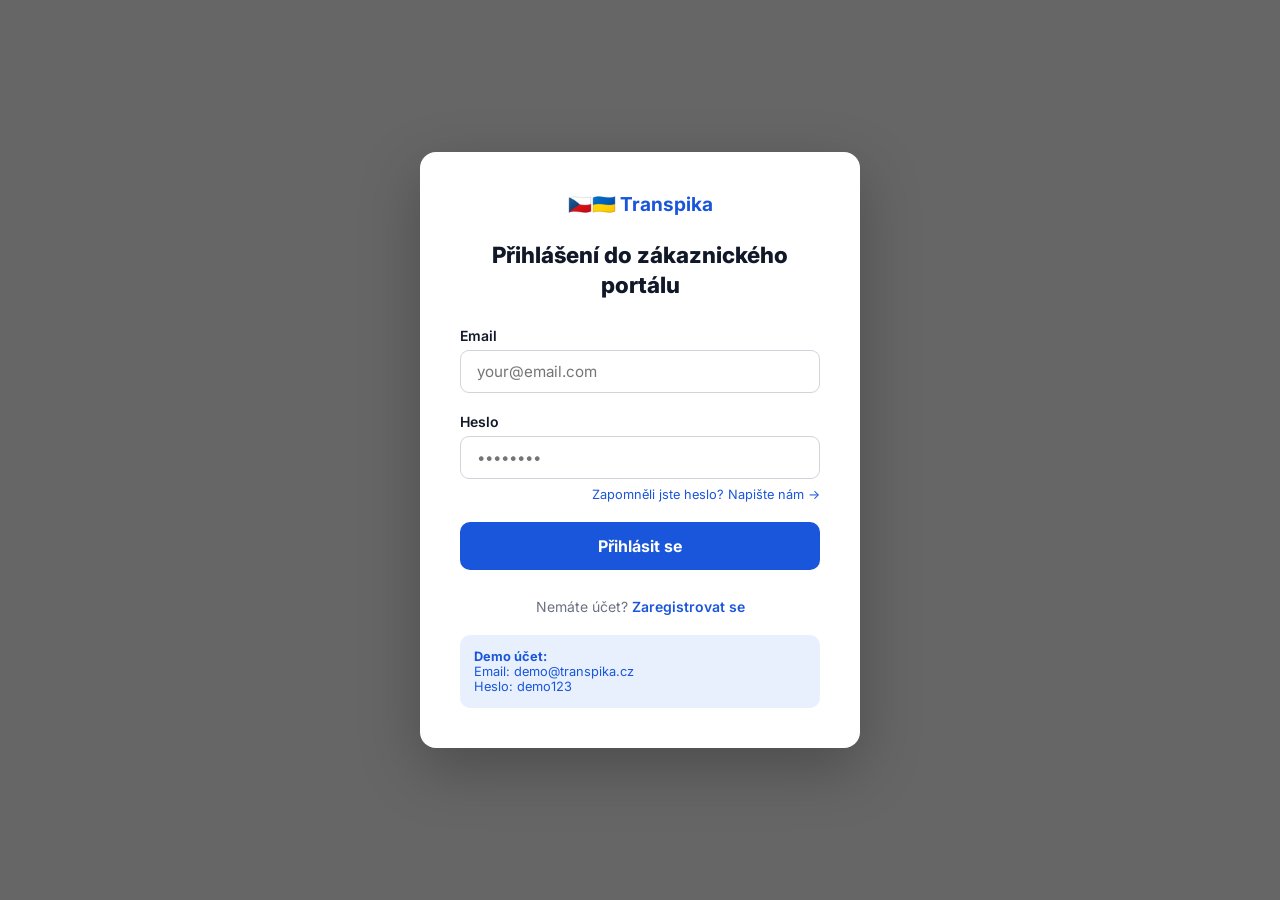
<file: login.html>
<!DOCTYPE html>
<html lang="cs">
<head>
  <meta charset="UTF-8">
  <meta name="viewport" content="width=device-width, initial-scale=1.0">
  <title>Přihlášení — Transpika</title>
  <meta name="description" content="Přihlaste se do zákaznického portálu Transpika. Spravujte objednávky, sledujte zásilky a získávejte slevy.">
  <link rel="preconnect" href="https://fonts.googleapis.com">
  <link rel="preconnect" href="https://fonts.gstatic.com" crossorigin>
  <link href="https://fonts.googleapis.com/css2?family=Inter:wght@400;500;600;700;800;900&display=swap" rel="stylesheet">
  <link rel="stylesheet" href="style.css">
</head>
<body><script>var t=localStorage.getItem("et_theme")||"light";document.documentElement.setAttribute("data-theme",t);</script>

  <div class="auth-page" style="background-image: url('https://images.unsplash.com/reserve/oGLumRxPRmemKujIVuEG_LongExposure_i84.jpeg?fm=jpg&q=80&w=1920&fit=crop');">
    <div class="auth-overlay"></div>

    <div class="auth-card">
      <a href="index.html" class="auth-logo">🇨🇿🇺🇦 Transpika</a>
      <h1 class="auth-title">Přihlášení do zákaznického portálu</h1>

      <div class="auth-error" id="loginError">
        Nesprávný email nebo heslo. Zkuste to znovu.
      </div>

      <form id="loginForm" onsubmit="handleLogin(event)">
        <div class="form-group">
          <label for="loginEmail">Email</label>
          <input type="email" id="loginEmail" name="email" placeholder="your@email.com" required autocomplete="email">
        </div>
        <div class="form-group">
          <label for="loginPassword">Heslo</label>
          <input type="password" id="loginPassword" name="password" placeholder="••••••••" required autocomplete="current-password">
        </div>
        <a href="contact.html" class="auth-forgot">Zapomněli jste heslo? Napište nám →</a>
        <button type="submit" class="btn-blue" style="width:100%; justify-content:center; font-size:1rem; padding:14px; margin-bottom:8px;">Přihlásit se</button>
      </form>

      <p class="auth-sub-link">
        Nemáte účet? <a href="register.html">Zaregistrovat se</a>
      </p>

      <div style="margin-top:20px; padding:14px; background:var(--blue-light); border-radius:10px; font-size:0.8rem; color:var(--blue);">
        <strong>Demo účet:</strong><br>
        Email: demo@transpika.cz<br>
        Heslo: demo123
      </div>
    </div>
  </div>

  <script src="auth.js"></script>
  <script>
    // Redirect if already logged in
    if (getUser()) {
      window.location.href = 'profile.html';
    }

    async function handleLogin(e) {
      e.preventDefault();
      const email = document.getElementById('loginEmail').value.trim().toLowerCase();
      const password = document.getElementById('loginPassword').value;
      const errorEl = document.getElementById('loginError');

      // Demo account
      const DEMO = { email: 'demo@transpika.cz', password: 'demo123', name: 'Jan Demo' };

      // Check demo account
      if (email === DEMO.email && password === DEMO.password) {
        setUser({ name: DEMO.name, email: DEMO.email });
        window.location.href = 'profile.html';
        return;
      }

      // Check registered users in localStorage
      let users = [];
      try { users = JSON.parse(localStorage.getItem('et_users')) || []; } catch { users = []; }
      const h = await hashPw(email, password);
      const found = users.find(u => u.email === email && (u.password === h || u.password === password));
      if (found) {
        setUser({ name: found.name, email: found.email, phone: found.phone || '' });
        window.location.href = 'profile.html';
        return;
      }

      // Show error
      errorEl.classList.add('show');
      setTimeout(() => errorEl.classList.remove('show'), 4000);
    }
  </script>
</body>
</html>
</file>
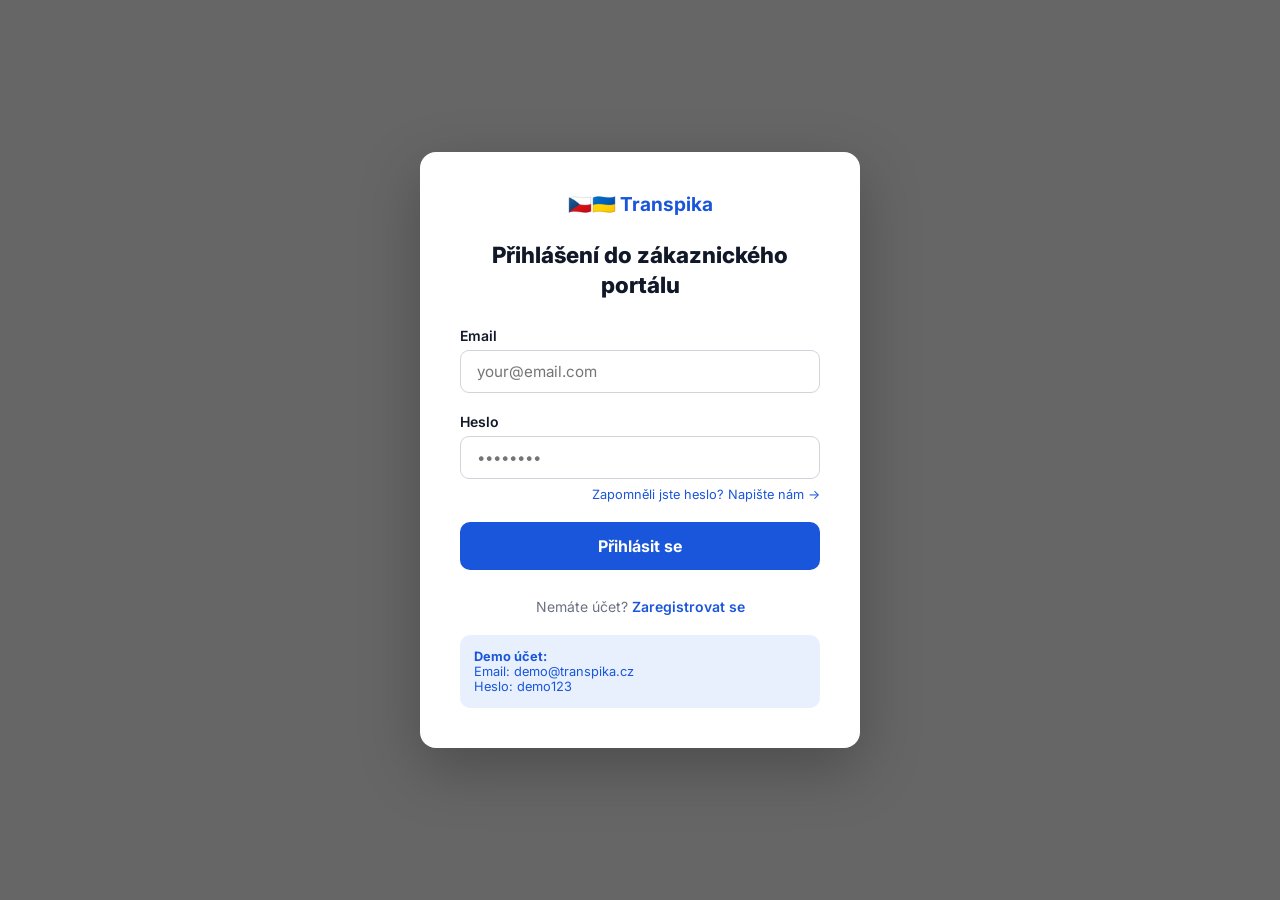
<file: profile.html>
<!DOCTYPE html>
<html lang="cs">
<head>
  <meta charset="UTF-8">
  <meta name="viewport" content="width=device-width, initial-scale=1.0">
  <title>Můj profil — Transpika</title>
  <meta name="description" content="Zákaznický portál Transpika. Spravujte cesty, zásilky a osobní údaje.">
  <link rel="preconnect" href="https://fonts.googleapis.com">
  <link rel="preconnect" href="https://fonts.gstatic.com" crossorigin>
  <link href="https://fonts.googleapis.com/css2?family=Inter:wght@400;500;600;700;800;900&display=swap" rel="stylesheet">
  <link rel="stylesheet" href="style.css">
  <style>
    .profile-tab-content { display: none; }
    .profile-tab-content.active { display: block; }
    .profile-nav a.active { background: var(--blue-light); color: var(--blue); font-weight: 600; }
    @media (max-width: 768px) {
      .profile-grid { grid-template-columns: 1fr; margin-top: 0; padding-top: 20px; }
    }
  </style>
</head>
<body><script>var t=localStorage.getItem("et_theme")||"light";document.documentElement.setAttribute("data-theme",t);</script>

  <nav id="navbar"></nav>

  <div class="profile-grid">
    <!-- SIDEBAR -->
    <aside class="profile-sidebar" id="profileSidebar">
      <div class="sidebar-avatar" id="sidebarAvatar">?</div>
      <div class="sidebar-name" id="sidebarName">Načítání...</div>
      <div class="sidebar-email" id="sidebarEmail"></div>
      <nav class="profile-nav">
        <a href="javascript:void(0)" class="active" data-tab="dashboard" onclick="return switchTab('dashboard', this)">
          <span class="nav-icon">🏠</span> Přehled
        </a>
        <a href="javascript:void(0)" data-tab="trips" onclick="return switchTab('trips', this)">
          <span class="nav-icon">🚌</span> Moje cesty
        </a>
        <a href="javascript:void(0)" data-tab="parcels" onclick="return switchTab('parcels', this)">
          <span class="nav-icon">📦</span> Moje zásilky
        </a>
        <a href="javascript:void(0)" data-tab="settings" onclick="return switchTab('settings', this)">
          <span class="nav-icon">⚙️</span> Nastavení
        </a>
        <div class="profile-divider"></div>
        <button onclick="logout()">
          <span class="nav-icon">↩</span> Odhlásit
        </button>
      </nav>
    </aside>

    <!-- MAIN CONTENT -->
    <main class="profile-content">

      <!-- DASHBOARD TAB -->
      <div id="tab-dashboard" class="profile-tab-content active">
        <div class="profile-section">
          <h2 id="welcomeMsg" style="font-size:1.3rem; font-weight:800; margin-bottom:6px;">Vítejte!</h2>
          <p style="font-size:0.875rem; color:var(--gray);">Toto je váš zákaznický portál. Zde můžete spravovat cesty, zásilky a profil.</p>
        </div>

        <div class="profile-section">
          <h3 class="profile-section-title">📊 Statistiky</h3>
          <div class="stat-boxes">
            <div class="stat-box">
              <span class="stat-num">0</span>
              <span class="stat-label">Cest</span>
            </div>
            <div class="stat-box">
              <span class="stat-num">0</span>
              <span class="stat-label">Zásilek</span>
            </div>
            <div class="stat-box">
              <span class="stat-num" style="font-size:1.4rem;">15%</span>
              <span class="stat-label">Sleva</span>
            </div>
          </div>
        </div>

        <div class="profile-section">
          <h3 class="profile-section-title">🎁 Vaše sleva</h3>
          <div style="background:linear-gradient(135deg, #fef3c7 0%, #fde68a 100%); border:2px solid var(--yellow); border-radius:12px; padding:20px 24px; display:flex; align-items:center; justify-content:space-between; flex-wrap:wrap; gap:12px;">
            <div>
              <div style="font-weight:700; font-size:1rem; color:var(--dark);">Sleva nového zákazníka</div>
              <div style="font-size:0.8rem; color:#92400e; margin-top:4px;">Platí na příští objednávku. Sbírejte cesty pro větší slevu!</div>
            </div>
            <div style="background:var(--yellow); color:var(--dark); font-weight:800; font-size:1.6rem; padding:10px 20px; border-radius:10px;">-15%</div>
          </div>
        </div>

        <div class="profile-section">
          <h3 class="profile-section-title">⚡ Rychlé akce</h3>
          <div style="display:flex; gap:12px; flex-wrap:wrap;">
            <a href="contact.html" class="btn-blue">🚌 Objednat cestu</a>
            <a href="contact.html" class="btn-outline">📦 Odeslat zásilku</a>
            <a href="routes.html" class="btn-outline">🗺️ Zobrazit trasy</a>
          </div>
        </div>
      </div>

      <!-- TRIPS TAB -->
      <div id="tab-trips" class="profile-tab-content">
        <div class="profile-section">
          <h3 class="profile-section-title">🚌 Moje cesty</h3>
          <div class="empty-state">
            <span class="empty-icon">🚌</span>
            <p>Zatím nemáte žádné objednané cesty.<br>Rezervujte svůj první spoj!</p>
            <a href="contact.html" class="btn-blue">Objednat cestu</a>
          </div>
        </div>
      </div>

      <!-- PARCELS TAB -->
      <div id="tab-parcels" class="profile-tab-content">
        <div class="profile-section">
          <h3 class="profile-section-title">📦 Moje zásilky</h3>
          <div class="empty-state">
            <span class="empty-icon">📦</span>
            <p>Zatím nemáte žádné odeslané zásilky.<br>Pošlete první zásilku ještě dnes!</p>
            <a href="contact.html" class="btn-blue">Odeslat zásilku</a>
          </div>
        </div>
      </div>

      <!-- SETTINGS TAB -->
      <div id="tab-settings" class="profile-tab-content">
        <div class="profile-section">
          <h3 class="profile-section-title">👤 Osobní údaje</h3>
          <div id="settingsSaveMsg" style="display:none; background:#dcfce7; border:1px solid #86efac; color:#166534; border-radius:8px; padding:10px 16px; margin-bottom:16px; font-size:0.875rem; font-weight:600;">
            ✅ Údaje uloženy úspěšně!
          </div>
          <form id="profileForm" onsubmit="handleSaveProfile(event)">
            <div style="display:grid; grid-template-columns:1fr 1fr; gap:16px;">
              <div class="form-group">
                <label for="pName">Jméno a příjmení</label>
                <input type="text" id="pName" placeholder="Jan Novák">
              </div>
              <div class="form-group">
                <label for="pEmail">Email</label>
                <input type="email" id="pEmail" placeholder="your@email.com">
              </div>
              <div class="form-group">
                <label for="pPhone">Telefon</label>
                <input type="tel" id="pPhone" placeholder="+380 nebo +420...">
              </div>
              <div class="form-group">
                <label for="pLang">Jazyk rozhraní</label>
                <select id="pLang">
                  <option value="uk">Українська</option>
                  <option value="cz">Čeština</option>
                  <option value="en">English</option>
                </select>
              </div>
            </div>
            <div class="form-group" style="margin-top:8px;">
              <label for="pCity">Město</label>
              <input type="text" id="pCity" placeholder="Praha / Kyjev / Brno...">
            </div>
            <div style="display:flex; gap:12px; flex-wrap:wrap; margin-top:8px;">
              <button type="submit" class="btn-blue">💾 Uložit změny</button>
              <button type="button" class="btn-outline" onclick="loadProfileData()">↩ Zrušit</button>
            </div>
          </form>
        </div>

        <div class="profile-section" style="margin-top:0;">
          <h3 class="profile-section-title">🔐 Bezpečnost</h3>
          <p style="font-size:0.875rem; color:var(--gray); margin-bottom:16px;">Změna hesla pro váš účet</p>
          <div style="display:grid; grid-template-columns:1fr 1fr; gap:16px;">
            <div class="form-group">
              <label>Nové heslo</label>
              <input type="password" placeholder="Minimálně 6 znaků">
            </div>
            <div class="form-group">
              <label>Potvrďte heslo</label>
              <input type="password" placeholder="Zopakujte heslo">
            </div>
          </div>
          <button class="btn-outline" onclick="showToast('Heslo aktualizováno!', '#2e7d32')">Změnit heslo</button>
        </div>

        <div class="profile-section" style="margin-top:0;">
          <h3 class="profile-section-title" style="color:#b91c1c;">⚠️ Nebezpečná zóna</h3>
          <p style="font-size:0.875rem; color:var(--gray); margin-bottom:16px;">Tyto akce jsou nevratné. Buďte opatrní.</p>
          <button class="btn-outline" style="border-color:#fca5a5; color:#b91c1c;" onclick="if(confirm('Jste si jisti? Všechna vaše data budou smazána.')) { localStorage.removeItem('et_user'); localStorage.removeItem('et_users'); window.location.href='index.html'; }">
            🗑️ Smazat účet
          </button>
        </div>
      </div>

    </main>
  </div>

  <footer id="site-footer"></footer>

  <script src="auth.js"></script>
  <script>
    // Guard: redirect if not logged in
    const currentUser = getUser();
    if (!currentUser) {
      window.location.href = 'login.html';
    }

    // Welcome toast for new registration
    const params = new URLSearchParams(window.location.search);
    if (params.get('welcome') === '1') {
      window.addEventListener('load', () => {
        setTimeout(() => showToast('Vítejte! Registrace dokončena ✅', '#2e7d32'), 500);
      });
    }

    function loadProfileData() {
      const u = getUser();
      if (!u) return;
      document.getElementById('sidebarAvatar').textContent = u.name.charAt(0).toUpperCase();
      document.getElementById('sidebarName').textContent = u.name;
      document.getElementById('sidebarEmail').textContent = u.email;
      document.getElementById('welcomeMsg').textContent = 'Vítejte, ' + u.name.split(' ')[0] + '!';
      document.getElementById('pName').value = u.name || '';
      document.getElementById('pEmail').value = u.email || '';
      document.getElementById('pPhone').value = u.phone || '';
      const langSelect = document.getElementById('pLang');
      if (langSelect) langSelect.value = getLang();
    }

    function switchTab(tabName, linkEl) {
      // Hide all tabs
      document.querySelectorAll('.profile-tab-content').forEach(t => t.classList.remove('active'));
      // Remove active from all nav links
      document.querySelectorAll('.profile-nav a').forEach(a => a.classList.remove('active'));
      // Show selected
      document.getElementById('tab-' + tabName).classList.add('active');
      if (linkEl) linkEl.classList.add('active');
      return false;
    }

    function handleSaveProfile(e) {
      e.preventDefault();
      const u = getUser();
      if (!u) return;
      const name = document.getElementById('pName').value.trim();
      const email = document.getElementById('pEmail').value.trim();
      const phone = document.getElementById('pPhone').value.trim();
      const lang = document.getElementById('pLang').value;

      const updated = { ...u, name: name || u.name, email: email || u.email, phone };
      setUser(updated);
      localStorage.setItem('et_lang', lang);

      document.getElementById('settingsSaveMsg').style.display = 'block';
      setTimeout(() => {
        document.getElementById('settingsSaveMsg').style.display = 'none';
        if (lang !== getLang()) location.reload();
      }, 1500);
      loadProfileData();
    }

    // Initialize
    renderNav(''); initTheme();
    renderFooter();
    initReveal();
    renderFloat();
    loadProfileData();
  </script>
</body>
</html>
</file>
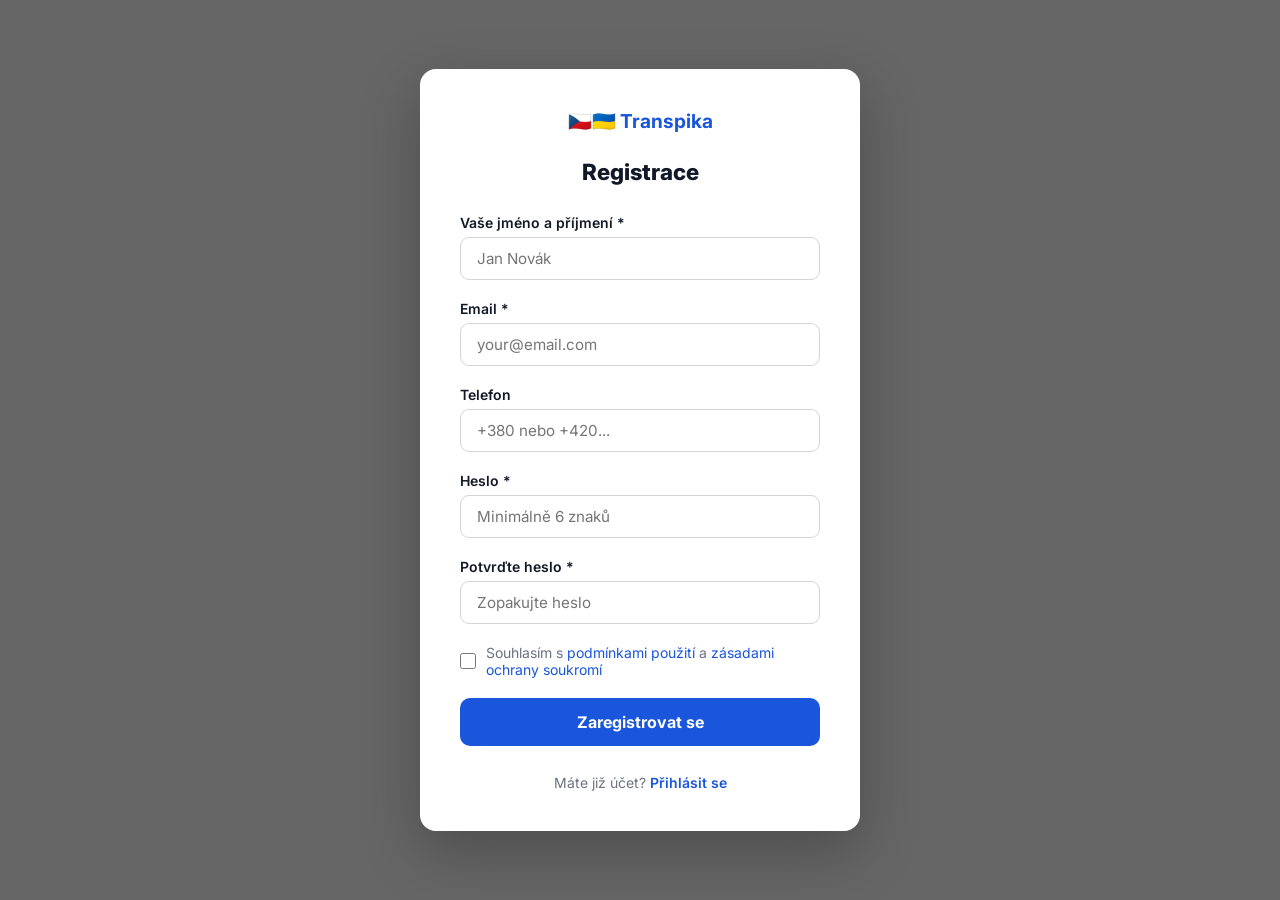
<file: register.html>
<!DOCTYPE html>
<html lang="cs">
<head>
  <meta charset="UTF-8">
  <meta name="viewport" content="width=device-width, initial-scale=1.0">
  <title>Registrace — Transpika</title>
  <meta name="description" content="Zaregistrujte se u Transpika. Sledujte objednávky, získávejte slevy a spravujte cesty v zákaznickém portálu.">
  <link rel="preconnect" href="https://fonts.googleapis.com">
  <link rel="preconnect" href="https://fonts.gstatic.com" crossorigin>
  <link href="https://fonts.googleapis.com/css2?family=Inter:wght@400;500;600;700;800;900&display=swap" rel="stylesheet">
  <link rel="stylesheet" href="style.css">
</head>
<body><script>var t=localStorage.getItem("et_theme")||"light";document.documentElement.setAttribute("data-theme",t);</script>

  <div class="auth-page" style="background-image: url('https://images.unsplash.com/reserve/oGLumRxPRmemKujIVuEG_LongExposure_i84.jpeg?fm=jpg&q=80&w=1920&fit=crop');">
    <div class="auth-overlay"></div>

    <div class="auth-card">
      <a href="index.html" class="auth-logo">🇨🇿🇺🇦 Transpika</a>
      <h1 class="auth-title">Registrace</h1>

      <div class="auth-error" id="regError"></div>

      <form id="registerForm" onsubmit="handleRegister(event)">
        <div class="form-group">
          <label for="regName">Vaše jméno a příjmení *</label>
          <input type="text" id="regName" name="name" placeholder="Jan Novák" required autocomplete="name">
        </div>
        <div class="form-group">
          <label for="regEmail">Email *</label>
          <input type="email" id="regEmail" name="email" placeholder="your@email.com" required autocomplete="email">
        </div>
        <div class="form-group">
          <label for="regPhone">Telefon</label>
          <input type="tel" id="regPhone" name="phone" placeholder="+380 nebo +420..." autocomplete="tel">
        </div>
        <div class="form-group">
          <label for="regPassword">Heslo *</label>
          <input type="password" id="regPassword" name="password" placeholder="Minimálně 6 znaků" required autocomplete="new-password">
        </div>
        <div class="form-group">
          <label for="regPassword2">Potvrďte heslo *</label>
          <input type="password" id="regPassword2" name="password2" placeholder="Zopakujte heslo" required autocomplete="new-password">
        </div>
        <div class="auth-checkbox">
          <input type="checkbox" id="regTerms" required>
          <label for="regTerms">Souhlasím s <a href="#" style="color:var(--blue);">podmínkami použití</a> a <a href="#" style="color:var(--blue);">zásadami ochrany soukromí</a></label>
        </div>
        <button type="submit" class="btn-blue" style="width:100%; justify-content:center; font-size:1rem; padding:14px; margin-bottom:8px;">Zaregistrovat se</button>
      </form>

      <p class="auth-sub-link">
        Máte již účet? <a href="login.html">Přihlásit se</a>
      </p>
    </div>
  </div>

  <script src="auth.js"></script>
  <script>
    // Redirect if already logged in
    if (getUser()) {
      window.location.href = 'profile.html';
    }

    async function handleRegister(e) {
      e.preventDefault();
      const name = document.getElementById('regName').value.trim();
      const email = document.getElementById('regEmail').value.trim().toLowerCase();
      const phone = document.getElementById('regPhone').value.trim();
      const password = document.getElementById('regPassword').value;
      const password2 = document.getElementById('regPassword2').value;
      const errorEl = document.getElementById('regError');

      function showError(msg) {
        errorEl.textContent = msg;
        errorEl.classList.add('show');
        setTimeout(() => errorEl.classList.remove('show'), 4000);
      }

      if (name.length < 2) { showError('Zadejte své jméno a příjmení'); return; }
      if (!email.includes('@') || !email.includes('.')) { showError('Zadejte správný email'); return; }
      if (password.length < 6) { showError('Heslo musí obsahovat alespoň 6 znaků'); return; }
      if (password !== password2) { showError('Hesla se neshodují'); return; }

      // Check if email already exists
      let users = [];
      try { users = JSON.parse(localStorage.getItem('et_users')) || []; } catch { users = []; }
      if (users.find(u => u.email === email) || email === 'demo@transpika.cz') {
        showError('Účet s tímto emailem již existuje');
        return;
      }

      // Save user
      const newUser = { name, email, phone, password: await hashPw(email, password) };
      users.push(newUser);
      localStorage.setItem('et_users', JSON.stringify(users));

      // Login
      setUser({ name, email, phone });

      // Redirect with success param
      window.location.href = 'profile.html?welcome=1';
    }
  </script>
</body>
</html>
</file>
<file: style.css>
/* ===================== CSS VARIABLES ===================== */
:root {
  --blue: #1a56db;
  --blue-dark: #1341b5;
  --blue-light: #e8f0fe;
  --yellow: #fbbf24;
  --green: #2e7d32;
  --gray: #6b7280;
  --gray-light: #f3f4f6;
  --dark: #111827;
  --white: #fff;
  --shadow: 0 4px 24px rgba(0,0,0,0.10);
  --radius: 14px;
}

/* ===================== RESET ===================== */
*, *::before, *::after {
  box-sizing: border-box;
  margin: 0;
  padding: 0;
}

/* ===================== BASE ===================== */
body {
  font-family: 'Inter', sans-serif;
  color: var(--dark);
  background: var(--white);
  overflow-x: hidden;
}

a {
  text-decoration: none;
  color: inherit;
}

ul {
  list-style: none;
}

img {
  max-width: 100%;
  display: block;
}

/* ===================== NAVBAR ===================== */
#navbar {
  position: fixed;
  top: 0;
  left: 0;
  right: 0;
  height: 68px;
  background: rgba(255,255,255,0.95);
  backdrop-filter: blur(12px);
  -webkit-backdrop-filter: blur(12px);
  display: flex;
  align-items: center;
  justify-content: space-between;
  padding: 0 32px;
  z-index: 1000;
  border-bottom: 1px solid rgba(0,0,0,0.06);
  transition: box-shadow 0.3s;
}

.nav-logo {
  font-size: 1.1rem;
  font-weight: 700;
  color: var(--blue);
  display: flex;
  align-items: center;
  gap: 5px;
  white-space: nowrap;
  text-decoration: none;
  flex-shrink: 0;
}

.logo-slash {
  font-size: 0.7rem;
  font-weight: 700;
  color: var(--gray);
  letter-spacing: 0.5px;
  margin: 0 1px;
  align-self: flex-end;
  padding-bottom: 2px;
}

.logo-name {
  font-size: 1.25rem;
  font-weight: 800;
  color: var(--blue);
  margin-left: 3px;
}

/* ── Theme toggle button ── */
.theme-btn {
  background: var(--gray-light);
  border: none;
  border-radius: 8px;
  width: 34px;
  height: 34px;
  font-size: 1rem;
  cursor: pointer;
  display: flex;
  align-items: center;
  justify-content: center;
  transition: background 0.2s, transform 0.2s;
  flex-shrink: 0;
}
.theme-btn:hover { background: #e2e8f0; transform: rotate(20deg); }

/* ══════════════════════════════
   DARK THEME
══════════════════════════════ */
[data-theme="dark"] {
  --white: #0f172a;
  --dark: #f1f5f9;
  --gray-light: #1e293b;
  --gray: #94a3b8;
  --blue-light: #1e3a5f;
}
[data-theme="dark"] body { background: #0f172a; color: #f1f5f9; }
[data-theme="dark"] #navbar {
  background: rgba(15,23,42,0.97);
  border-bottom-color: rgba(255,255,255,0.08);
}
[data-theme="dark"] .nav-logo { color: #60a5fa; }
[data-theme="dark"] .logo-name { color: #60a5fa; }
[data-theme="dark"] .logo-slash { color: #64748b; }
[data-theme="dark"] .nav-links a { color: #cbd5e1; }
[data-theme="dark"] .nav-links a:hover,
[data-theme="dark"] .nav-links a.active { color: #60a5fa; }
[data-theme="dark"] .lang-btn { color: #94a3b8; }
[data-theme="dark"] .lang-btn.active { background: #1e293b; color: #60a5fa; }
[data-theme="dark"] .theme-btn { background: #1e293b; color: #f1f5f9; }
[data-theme="dark"] .mobile-menu { background: #0f172a; border-top-color: #1e293b; }
[data-theme="dark"] .mobile-menu a { color: #cbd5e1; border-bottom-color: #1e293b; }
[data-theme="dark"] .section { background: #0f172a; }
[data-theme="dark"] section[style*="background: var(--gray-light)"] { background: #1e293b !important; }
[data-theme="dark"] .card,
[data-theme="dark"] .service-card,
[data-theme="dark"] .route-card,
[data-theme="dark"] .review-card,
[data-theme="dark"] .price-card,
[data-theme="dark"] .faq-item { background: #1e293b; border-color: #334155; }
[data-theme="dark"] .section-tag { background: #1e3a5f; color: #60a5fa; }
[data-theme="dark"] .section-title { color: #f1f5f9; }
[data-theme="dark"] .section-sub { color: #94a3b8; }
[data-theme="dark"] h1,
[data-theme="dark"] h2,
[data-theme="dark"] h3,
[data-theme="dark"] h4 { color: #f1f5f9; }
[data-theme="dark"] p { color: #94a3b8; }
[data-theme="dark"] .faq-q { background: #1e293b; color: #f1f5f9; }
[data-theme="dark"] .faq-q:hover { background: #1e3a5f; }
[data-theme="dark"] .faq-a { background: #1e293b; color: #94a3b8; }
[data-theme="dark"] input, [data-theme="dark"] select, [data-theme="dark"] textarea {
  background: #1e293b; border-color: #334155; color: #f1f5f9;
}
[data-theme="dark"] .page-hero { background-color: #0a0f1e; }
[data-theme="dark"] .page-hero::before { background: rgba(0,0,0,0.72); }
[data-theme="dark"] .contact-form-card,
[data-theme="dark"] .auth-card { background: #1e293b; }
[data-theme="dark"] label { color: #cbd5e1; }

.nav-links {
  display: flex;
  align-items: center;
  gap: 28px;
  position: absolute;
  left: 50%;
  transform: translateX(-50%);
}

.nav-links a {
  font-size: 0.9rem;
  font-weight: 500;
  color: var(--dark);
  text-decoration: none;
  transition: color 0.2s;
  white-space: nowrap;
}

.nav-links a:hover,
.nav-links a.active {
  color: var(--blue);
  font-weight: 600;
}

.nav-right {
  display: flex;
  align-items: center;
  gap: 12px;
  flex-shrink: 0;
}

/* Lang dropdown */
.lang-dropdown {
  position: relative;
}

.lang-current {
  display: flex;
  align-items: center;
  gap: 5px;
  background: var(--gray-light);
  border: none;
  border-radius: 8px;
  padding: 5px 10px;
  font-size: 0.78rem;
  font-weight: 700;
  cursor: pointer;
  color: var(--dark);
  font-family: 'Inter', sans-serif;
  transition: background 0.2s;
}
.lang-current:hover { background: #e2e8f0; }

.lang-menu {
  display: none;
  position: absolute;
  top: calc(100% + 8px);
  right: 0;
  background: var(--white);
  border: 1px solid #e5e7eb;
  border-radius: 12px;
  padding: 8px;
  box-shadow: 0 8px 32px rgba(0,0,0,0.15);
  z-index: 999;
  display: grid;
  grid-template-columns: 1fr 1fr 1fr;
  gap: 4px;
  min-width: 180px;
  opacity: 0;
  pointer-events: none;
  transform: translateY(-6px);
  transition: opacity 0.18s, transform 0.18s;
}
.lang-menu.open {
  opacity: 1;
  pointer-events: all;
  transform: translateY(0);
}

.lang-option {
  display: flex;
  align-items: center;
  gap: 6px;
  background: transparent;
  border: none;
  border-radius: 7px;
  padding: 6px 8px;
  font-size: 0.78rem;
  font-weight: 600;
  cursor: pointer;
  color: var(--dark);
  font-family: 'Inter', sans-serif;
  transition: background 0.15s;
  white-space: nowrap;
}
.lang-option:hover { background: var(--gray-light); }
.lang-option.active { background: #eff6ff; color: var(--blue); }

[data-theme="dark"] .lang-current { background: #1e293b; color: #f1f5f9; }
[data-theme="dark"] .lang-menu { background: #1e293b; border-color: #334155; }
[data-theme="dark"] .lang-option { color: #f1f5f9; }
[data-theme="dark"] .lang-option:hover { background: #334155; }
[data-theme="dark"] .lang-option.active { background: #1e3a5f; color: #60a5fa; }

/* Auth buttons in nav */
.btn-profile {
  display: flex;
  align-items: center;
  gap: 8px;
  font-size: 0.875rem;
  font-weight: 600;
  color: var(--dark);
  text-decoration: none;
  padding: 6px 12px 6px 6px;
  border-radius: 8px;
  transition: background 0.2s;
}

.btn-profile:hover {
  background: var(--gray-light);
}

.avatar-mini {
  width: 28px;
  height: 28px;
  border-radius: 50%;
  background: var(--blue);
  color: var(--white);
  font-size: 0.8rem;
  font-weight: 700;
  display: flex;
  align-items: center;
  justify-content: center;
  flex-shrink: 0;
}

.btn-logout {
  background: transparent;
  border: 1px solid #d1d5db;
  border-radius: 8px;
  padding: 6px 10px;
  font-size: 0.85rem;
  cursor: pointer;
  color: var(--gray);
  transition: all 0.2s;
  font-family: 'Inter', sans-serif;
}

.btn-logout:hover {
  border-color: var(--blue);
  color: var(--blue);
}

/* Burger */
.burger {
  display: none;
  flex-direction: column;
  gap: 5px;
  cursor: pointer;
  padding: 4px;
}

.burger span {
  display: block;
  width: 22px;
  height: 2px;
  background: var(--dark);
  border-radius: 2px;
  transition: all 0.3s;
}

/* Mobile menu */
.mobile-menu {
  display: none;
  flex-direction: column;
  position: fixed;
  top: 68px;
  left: 0;
  right: 0;
  background: var(--white);
  z-index: 999;
  padding: 16px 0;
  box-shadow: 0 8px 24px rgba(0,0,0,0.12);
  border-top: 1px solid #e5e7eb;
}

.mobile-menu.open {
  display: flex;
}

.mobile-menu a {
  padding: 13px 32px;
  font-size: 0.95rem;
  font-weight: 500;
  color: var(--dark);
  text-decoration: none;
  border-bottom: 1px solid #f3f4f6;
  transition: background 0.2s;
}

.mobile-menu a:hover {
  background: var(--gray-light);
  color: var(--blue);
}

/* ===================== FOOTER ===================== */
#site-footer {
  background: #0f172a;
  color: rgba(255,255,255,0.75);
  padding: 60px 0 0;
  margin-top: 0;
}

.footer-grid {
  display: grid;
  grid-template-columns: 2fr 1fr 1fr 1fr;
  gap: 40px;
  padding-bottom: 48px;
}

.footer-brand .logo {
  font-size: 1.2rem;
  font-weight: 700;
  color: var(--white);
  display: block;
  margin-bottom: 14px;
}

.footer-brand p {
  font-size: 0.875rem;
  line-height: 1.7;
  color: rgba(255,255,255,0.6);
}

.social-links {
  display: flex;
  gap: 10px;
}

.social-links a {
  width: 36px;
  height: 36px;
  border-radius: 8px;
  background: rgba(255,255,255,0.1);
  display: flex;
  align-items: center;
  justify-content: center;
  font-size: 0.9rem;
  color: var(--white);
  text-decoration: none;
  transition: background 0.2s;
}

.social-links a:hover {
  background: var(--blue);
}

.footer-col h5 {
  font-size: 0.9rem;
  font-weight: 700;
  color: var(--white);
  margin-bottom: 16px;
  text-transform: uppercase;
  letter-spacing: 0.05em;
}

.footer-col ul li {
  margin-bottom: 10px;
}

.footer-col ul li a {
  font-size: 0.875rem;
  color: rgba(255,255,255,0.6);
  text-decoration: none;
  transition: color 0.2s;
}

.footer-col ul li a:hover {
  color: var(--yellow);
}

.footer-bottom {
  border-top: 1px solid rgba(255,255,255,0.08);
  padding: 20px 0;
  display: flex;
  justify-content: space-between;
  align-items: center;
  font-size: 0.8rem;
  color: rgba(255,255,255,0.4);
}

/* ===================== BUTTONS ===================== */
.btn-primary {
  display: inline-flex;
  align-items: center;
  gap: 8px;
  background: var(--yellow);
  color: var(--dark);
  font-weight: 700;
  font-size: 0.95rem;
  padding: 13px 28px;
  border-radius: 10px;
  border: none;
  cursor: pointer;
  text-decoration: none;
  transition: all 0.2s;
  font-family: 'Inter', sans-serif;
}

.btn-primary:hover {
  background: #f59e0b;
  transform: translateY(-1px);
  box-shadow: 0 6px 20px rgba(251,191,36,0.4);
}

.btn-blue {
  display: inline-flex;
  align-items: center;
  gap: 8px;
  background: var(--blue);
  color: var(--white);
  font-weight: 700;
  font-size: 0.95rem;
  padding: 13px 28px;
  border-radius: 10px;
  border: none;
  cursor: pointer;
  text-decoration: none;
  transition: all 0.2s;
  font-family: 'Inter', sans-serif;
}

.btn-blue:hover {
  background: var(--blue-dark);
  transform: translateY(-1px);
  box-shadow: 0 6px 20px rgba(26,86,219,0.35);
}

.btn-outline {
  display: inline-flex;
  align-items: center;
  gap: 8px;
  background: transparent;
  color: var(--blue);
  font-weight: 700;
  font-size: 0.95rem;
  padding: 12px 28px;
  border-radius: 10px;
  border: 2px solid var(--blue);
  cursor: pointer;
  text-decoration: none;
  transition: all 0.2s;
  font-family: 'Inter', sans-serif;
}

.btn-outline:hover {
  background: var(--blue);
  color: var(--white);
  transform: translateY(-1px);
}

/* ===================== CARDS ===================== */
.card {
  background: var(--white);
  border: 1px solid #e5e7eb;
  border-radius: var(--radius);
  padding: 28px;
  transition: all 0.3s;
}

.card:hover {
  box-shadow: var(--shadow);
  transform: translateY(-4px);
  border-color: transparent;
}

/* ===================== SECTION LAYOUT ===================== */
.section {
  padding: 80px 24px;
}

.container {
  max-width: 1140px;
  margin: 0 auto;
}

.section-tag {
  display: inline-block;
  background: var(--blue-light);
  color: var(--blue);
  font-size: 0.78rem;
  font-weight: 700;
  letter-spacing: 0.08em;
  text-transform: uppercase;
  padding: 5px 14px;
  border-radius: 100px;
  margin-bottom: 14px;
}

.section-title {
  font-size: clamp(1.6rem, 3vw, 2.4rem);
  font-weight: 800;
  color: var(--dark);
  line-height: 1.25;
  margin-bottom: 12px;
}

.section-sub {
  font-size: 1rem;
  color: var(--gray);
  line-height: 1.6;
  max-width: 580px;
}

/* ===================== PAGE HERO ===================== */
.page-hero {
  height: 300px;
  background: linear-gradient(135deg, var(--blue) 0%, var(--blue-dark) 100%);
  background-size: cover;
  background-position: center;
  background-repeat: no-repeat;
  display: flex;
  flex-direction: column;
  align-items: center;
  justify-content: center;
  text-align: center;
  margin-top: 68px;
  position: relative;
  overflow: hidden;
}

.page-hero::before {
  content: '';
  position: absolute;
  inset: 0;
  background: linear-gradient(to bottom, rgba(0,0,0,0.55) 0%, rgba(10,20,60,0.72) 100%);
  z-index: 1;
}

.page-hero-title {
  font-size: clamp(1.6rem, 4vw, 2.5rem);
  font-weight: 800;
  color: #fff;
  position: relative;
  z-index: 2;
  margin-bottom: 10px;
  text-shadow: 0 2px 12px rgba(0,0,0,0.6);
}

.breadcrumb {
  font-size: 0.875rem;
  color: rgba(255,255,255,0.85);
  position: relative;
  z-index: 2;
}

.breadcrumb a {
  color: rgba(255,255,255,0.7);
  text-decoration: none;
}

.breadcrumb a:hover {
  color: var(--white);
}

/* ===================== FORMS ===================== */
.form-group {
  margin-bottom: 20px;
}

.form-group label {
  display: block;
  font-size: 0.875rem;
  font-weight: 600;
  color: var(--dark);
  margin-bottom: 6px;
}

.form-group input,
.form-group select,
.form-group textarea {
  width: 100%;
  padding: 11px 16px;
  border: 1.5px solid #d1d5db;
  border-radius: 9px;
  font-size: 0.95rem;
  font-family: 'Inter', sans-serif;
  color: var(--dark);
  background: var(--white);
  transition: border-color 0.2s, box-shadow 0.2s;
  outline: none;
}

.form-group input:focus,
.form-group select:focus,
.form-group textarea:focus {
  border-color: var(--blue);
  box-shadow: 0 0 0 3px rgba(26,86,219,0.12);
}

.form-group textarea {
  resize: vertical;
  min-height: 100px;
}

/* ===================== AUTH PAGES ===================== */
.auth-page {
  min-height: 100vh;
  display: flex;
  align-items: center;
  justify-content: center;
  padding: 40px 16px;
  position: relative;
  background-size: cover;
  background-position: center;
  background-attachment: fixed;
}

.auth-overlay {
  position: fixed;
  inset: 0;
  background: rgba(0,0,0,0.6);
  z-index: 0;
}

.auth-card {
  background: var(--white);
  border-radius: 16px;
  padding: 40px;
  max-width: 440px;
  width: 100%;
  box-shadow: 0 20px 60px rgba(0,0,0,0.25);
  position: relative;
  z-index: 1;
}

.auth-logo {
  display: block;
  text-align: center;
  font-size: 1.2rem;
  font-weight: 700;
  color: var(--blue);
  text-decoration: none;
  margin-bottom: 24px;
}

.auth-title {
  font-size: 1.4rem;
  font-weight: 800;
  color: var(--dark);
  text-align: center;
  margin-bottom: 28px;
  line-height: 1.3;
}

.auth-sub-link {
  display: block;
  text-align: center;
  margin-top: 20px;
  font-size: 0.875rem;
  color: var(--gray);
}

.auth-sub-link a {
  color: var(--blue);
  font-weight: 600;
  text-decoration: none;
}

.auth-sub-link a:hover {
  text-decoration: underline;
}

.auth-forgot {
  display: block;
  text-align: right;
  font-size: 0.8rem;
  color: var(--blue);
  text-decoration: none;
  margin-top: -12px;
  margin-bottom: 20px;
}

.auth-forgot:hover {
  text-decoration: underline;
}

.auth-error {
  background: #fef2f2;
  border: 1px solid #fca5a5;
  color: #b91c1c;
  font-size: 0.875rem;
  border-radius: 8px;
  padding: 10px 14px;
  margin-bottom: 16px;
  display: none;
}

.auth-error.show {
  display: block;
}

.auth-checkbox {
  display: flex;
  align-items: center;
  gap: 10px;
  font-size: 0.875rem;
  color: var(--gray);
  margin-bottom: 20px;
}

.auth-checkbox input[type="checkbox"] {
  width: 16px;
  height: 16px;
  flex-shrink: 0;
  accent-color: var(--blue);
}

/* ===================== PRICE TABLE ===================== */
.price-table {
  width: 100%;
  border-collapse: collapse;
  border-radius: var(--radius);
  overflow: hidden;
  box-shadow: var(--shadow);
}

.pt-head {
  background: var(--blue);
  color: var(--white);
}

.pt-head th {
  padding: 14px 20px;
  text-align: left;
  font-size: 0.875rem;
  font-weight: 600;
}

.pt-row td {
  padding: 14px 20px;
  font-size: 0.9rem;
  border-bottom: 1px solid #e5e7eb;
}

.pt-row-alt {
  background: var(--gray-light);
}

.pt-row-alt td {
  padding: 14px 20px;
  font-size: 0.9rem;
  border-bottom: 1px solid #e5e7eb;
}

.pt-price {
  font-weight: 700;
  color: var(--blue);
}

/* ===================== REVIEW CARDS ===================== */
.review-card {
  background: var(--white);
  border: 1px solid #e5e7eb;
  border-radius: var(--radius);
  padding: 28px;
  transition: all 0.3s;
}

.review-card:hover {
  box-shadow: var(--shadow);
  transform: translateY(-3px);
}

.review-stars {
  display: flex;
  gap: 3px;
  margin-bottom: 12px;
  font-size: 1rem;
  color: var(--yellow);
}

.review-text {
  font-size: 0.9rem;
  line-height: 1.7;
  color: var(--gray);
  margin-bottom: 18px;
  font-style: italic;
}

.review-author {
  display: flex;
  align-items: center;
  gap: 12px;
}

.review-avatar {
  width: 42px;
  height: 42px;
  border-radius: 50%;
  background: var(--blue-light);
  color: var(--blue);
  font-size: 1rem;
  font-weight: 700;
  display: flex;
  align-items: center;
  justify-content: center;
  flex-shrink: 0;
}

.review-author-info .name {
  font-weight: 700;
  font-size: 0.9rem;
  color: var(--dark);
}

.review-author-info .date {
  font-size: 0.78rem;
  color: var(--gray);
}

/* ===================== FAQ ===================== */
.faq-item {
  border: 1px solid #e5e7eb;
  border-radius: var(--radius);
  overflow: hidden;
  margin-bottom: 10px;
}

.faq-q {
  width: 100%;
  background: var(--white);
  border: none;
  text-align: left;
  padding: 18px 24px;
  font-size: 0.95rem;
  font-weight: 600;
  color: var(--dark);
  cursor: pointer;
  display: flex;
  justify-content: space-between;
  align-items: center;
  gap: 12px;
  transition: background 0.2s;
  font-family: 'Inter', sans-serif;
}

.faq-q:hover {
  background: var(--gray-light);
}

.faq-q.open {
  background: var(--blue-light);
  color: var(--blue);
}

.faq-icon {
  font-size: 1.1rem;
  font-weight: 700;
  transition: transform 0.3s;
  flex-shrink: 0;
}

.faq-q.open .faq-icon {
  transform: rotate(45deg);
}

.faq-a {
  max-height: 0;
  overflow: hidden;
  transition: max-height 0.35s ease, padding 0.3s;
  background: var(--white);
  font-size: 0.9rem;
  line-height: 1.7;
  color: var(--gray);
  padding: 0 24px;
}

.faq-a.open {
  max-height: 300px;
  padding: 16px 24px 20px;
}

/* ===================== ROUTE CARDS ===================== */
.route-card {
  background: var(--white);
  border: 1px solid #e5e7eb;
  border-radius: var(--radius);
  padding: 22px 24px;
  transition: all 0.3s;
  position: relative;
  overflow: hidden;
}

.route-card::before {
  content: '';
  position: absolute;
  top: 0;
  left: 0;
  right: 0;
  height: 3px;
  background: linear-gradient(90deg, var(--blue), var(--yellow));
}

.route-card:hover {
  box-shadow: var(--shadow);
  transform: translateY(-4px);
}

.route-card .route-from-to {
  display: flex;
  align-items: center;
  gap: 12px;
  margin-bottom: 12px;
}

.route-card .route-city {
  font-weight: 700;
  font-size: 1rem;
  color: var(--dark);
}

.route-card .route-arrow {
  color: var(--blue);
  font-size: 1.1rem;
  flex: 1;
  text-align: center;
}

.route-card .route-meta {
  display: flex;
  gap: 16px;
  flex-wrap: wrap;
}

.route-card .meta-item {
  display: flex;
  align-items: center;
  gap: 5px;
  font-size: 0.8rem;
  color: var(--gray);
  background: var(--gray-light);
  padding: 4px 10px;
  border-radius: 100px;
}

/* ===================== SERVICE CATEGORY CARDS ===================== */
.svc-cat-grid {
  display: grid;
  grid-template-columns: 1fr 1fr;
  gap: 20px;
}

.svc-cat-card {
  position: relative;
  display: block;
  border-radius: 16px;
  overflow: hidden;
  min-height: 320px;
  text-decoration: none;
  color: #fff;
  transition: transform 0.3s ease, box-shadow 0.3s ease;
}
.svc-cat-card:hover {
  transform: translateY(-4px);
  box-shadow: 0 20px 50px rgba(0,0,0,0.5);
}
.svc-cat-img {
  position: absolute;
  inset: 0;
  width: 100%;
  height: 100%;
  object-fit: cover;
  transition: transform 0.4s ease;
}
.svc-cat-card:hover .svc-cat-img {
  transform: scale(1.04);
}
.svc-cat-overlay {
  position: absolute;
  inset: 0;
  background: linear-gradient(135deg, rgba(234,88,12,0.75) 0%, rgba(0,0,0,0.35) 100%);
  transition: opacity 0.3s;
}
.svc-cat-body {
  position: relative;
  z-index: 2;
  display: flex;
  flex-direction: column;
  justify-content: flex-end;
  height: 100%;
  min-height: 320px;
  padding: 28px 24px 24px;
  gap: 10px;
}
.svc-cat-icon {
  font-size: 2rem;
  line-height: 1;
  margin-bottom: 4px;
}
.svc-cat-label {
  font-size: 0.72rem;
  font-weight: 700;
  letter-spacing: 0.08em;
  text-transform: uppercase;
  opacity: 0.75;
  margin-bottom: 2px;
}
.svc-cat-title {
  font-size: 1.3rem;
  font-weight: 800;
  line-height: 1.25;
  margin: 0 0 6px;
  color: #fff;
}
.svc-cat-desc {
  font-size: 0.875rem;
  opacity: 0.85;
  line-height: 1.5;
  margin: 0;
}
.svc-cat-footer {
  display: flex;
  align-items: center;
  justify-content: space-between;
  margin-top: 12px;
}
.svc-cat-price {
  font-size: 1.05rem;
  font-weight: 800;
  color: #fbbf24;
}
.svc-cat-btn {
  font-size: 0.8rem;
  font-weight: 700;
  background: rgba(255,255,255,0.2);
  border: 1px solid rgba(255,255,255,0.4);
  border-radius: 8px;
  padding: 6px 14px;
  backdrop-filter: blur(4px);
  transition: background 0.2s;
}
.svc-cat-card:hover .svc-cat-btn {
  background: rgba(255,255,255,0.35);
}

/* ===================== PROFILE PAGE ===================== */
.profile-grid {
  display: grid;
  grid-template-columns: 260px 1fr;
  gap: 32px;
  max-width: 1140px;
  margin: 0 auto;
  padding: 40px 24px;
  min-height: calc(100vh - 68px - 80px);
  margin-top: 68px;
}

.profile-sidebar {
  background: var(--white);
  border: 1px solid #e5e7eb;
  border-radius: var(--radius);
  padding: 32px 24px;
  height: fit-content;
  position: sticky;
  top: 88px;
}

.sidebar-avatar {
  width: 72px;
  height: 72px;
  border-radius: 50%;
  background: var(--blue);
  color: var(--white);
  font-size: 1.8rem;
  font-weight: 700;
  display: flex;
  align-items: center;
  justify-content: center;
  margin: 0 auto 16px;
}

.sidebar-name {
  font-size: 1rem;
  font-weight: 700;
  text-align: center;
  color: var(--dark);
  margin-bottom: 4px;
}

.sidebar-email {
  font-size: 0.8rem;
  color: var(--gray);
  text-align: center;
  margin-bottom: 24px;
  word-break: break-all;
}

.profile-nav {
  display: flex;
  flex-direction: column;
  gap: 4px;
}

.profile-nav a,
.profile-nav button {
  display: flex;
  align-items: center;
  gap: 10px;
  padding: 11px 14px;
  border-radius: 9px;
  font-size: 0.9rem;
  font-weight: 500;
  color: var(--dark);
  text-decoration: none;
  transition: all 0.2s;
  background: transparent;
  border: none;
  cursor: pointer;
  font-family: 'Inter', sans-serif;
  width: 100%;
  text-align: left;
}

.profile-nav a:hover,
.profile-nav button:hover {
  background: var(--gray-light);
  color: var(--blue);
}

.profile-nav a.active {
  background: var(--blue-light);
  color: var(--blue);
  font-weight: 600;
}

.profile-nav .nav-icon {
  font-size: 1rem;
  width: 20px;
  text-align: center;
}

.profile-divider {
  height: 1px;
  background: #e5e7eb;
  margin: 12px 0;
}

.profile-content {
  display: flex;
  flex-direction: column;
  gap: 28px;
}

.profile-section {
  background: var(--white);
  border: 1px solid #e5e7eb;
  border-radius: var(--radius);
  padding: 28px;
}

.profile-section-title {
  font-size: 1.1rem;
  font-weight: 700;
  color: var(--dark);
  margin-bottom: 20px;
  padding-bottom: 12px;
  border-bottom: 1px solid #e5e7eb;
}

.stat-boxes {
  display: grid;
  grid-template-columns: repeat(3, 1fr);
  gap: 16px;
}

.stat-box {
  background: var(--gray-light);
  border-radius: 10px;
  padding: 20px;
  text-align: center;
}

.stat-box .stat-num {
  font-size: 1.8rem;
  font-weight: 800;
  color: var(--blue);
  display: block;
  margin-bottom: 4px;
}

.stat-box .stat-label {
  font-size: 0.8rem;
  color: var(--gray);
}

.empty-state {
  text-align: center;
  padding: 40px;
}

.empty-state .empty-icon {
  font-size: 3rem;
  margin-bottom: 12px;
  display: block;
}

.empty-state p {
  color: var(--gray);
  font-size: 0.9rem;
  margin-bottom: 16px;
}

/* ===================== DISCOUNT BANNER ===================== */
.discount-banner {
  background: linear-gradient(135deg, #fef3c7 0%, #fde68a 100%);
  border: 2px solid var(--yellow);
  border-radius: var(--radius);
  padding: 20px 28px;
  display: flex;
  align-items: center;
  justify-content: space-between;
  gap: 16px;
  flex-wrap: wrap;
  margin-bottom: 40px;
}

.discount-banner .discount-text {
  font-size: 1rem;
  font-weight: 700;
  color: var(--dark);
}

.discount-banner .discount-sub {
  font-size: 0.875rem;
  color: #92400e;
  margin-top: 3px;
}

.discount-badge {
  background: var(--yellow);
  color: var(--dark);
  font-weight: 800;
  font-size: 1.4rem;
  padding: 10px 20px;
  border-radius: 10px;
  white-space: nowrap;
}

/* ===================== REVEAL ANIMATIONS ===================== */
.reveal {
  opacity: 0;
  transform: translateY(30px);
  transition: opacity 0.6s ease, transform 0.6s ease;
}

.reveal.visible {
  opacity: 1;
  transform: translateY(0);
}

.reveal-delay-1 { transition-delay: 0.1s; }
.reveal-delay-2 { transition-delay: 0.2s; }
.reveal-delay-3 { transition-delay: 0.3s; }
.reveal-delay-4 { transition-delay: 0.4s; }

/* ===================== FLOAT CONTACTS ===================== */
.float-contacts {
  position: fixed;
  bottom: 28px;
  right: 28px;
  display: flex;
  flex-direction: column;
  gap: 10px;
  z-index: 900;
}

.float-btn {
  width: 52px;
  height: 52px;
  border-radius: 50%;
  display: flex;
  align-items: center;
  justify-content: center;
  font-size: 1.4rem;
  text-decoration: none;
  box-shadow: 0 4px 16px rgba(0,0,0,0.2);
  transition: all 0.2s;
}

.float-btn:hover {
  transform: scale(1.1);
  box-shadow: 0 6px 20px rgba(0,0,0,0.25);
}

.float-btn.wa {
  background: #25d366;
}

.float-btn.tg {
  background: #0088cc;
}

/* ===================== TOAST ===================== */
#toast {
  position: fixed;
  bottom: 28px;
  left: 50%;
  transform: translateX(-50%) translateY(20px);
  background: var(--blue);
  color: var(--white);
  padding: 12px 24px;
  border-radius: 10px;
  font-size: 0.9rem;
  font-weight: 600;
  z-index: 9999;
  opacity: 0;
  pointer-events: none;
  transition: all 0.3s;
  white-space: nowrap;
  box-shadow: 0 4px 20px rgba(0,0,0,0.2);
}

#toast.show {
  opacity: 1;
  transform: translateX(-50%) translateY(0);
}

/* ===================== HERO (INDEX) ===================== */
.hero {
  position: relative;
  min-height: 100vh;
  display: flex;
  align-items: center;
  justify-content: center;
  overflow: hidden;
  background: linear-gradient(135deg, #0f172a 0%, #1e3a5f 50%, #1a56db 100%);
}

.hero-bg {
  position: absolute;
  inset: 0;
  background: url('hero.jpg') center/cover no-repeat;
  z-index: 0;
}

.hero-overlay {
  position: absolute;
  inset: 0;
  background: linear-gradient(135deg, rgba(0,0,0,0.22) 0%, rgba(0,0,0,0.12) 100%);
  z-index: 1;
}

.hero-content {
  position: relative;
  z-index: 2;
  text-align: center;
  padding: 120px 24px 60px;
  max-width: 860px;
  margin: 0 auto;
}

.hero-badge {
  display: inline-flex;
  align-items: center;
  gap: 8px;
  background: rgba(255,255,255,0.12);
  border: 1px solid rgba(255,255,255,0.2);
  color: var(--white);
  font-size: 0.8rem;
  font-weight: 600;
  padding: 6px 16px;
  border-radius: 100px;
  margin-bottom: 24px;
  backdrop-filter: blur(8px);
}

.hero-title {
  font-size: clamp(2rem, 5vw, 3.5rem);
  font-weight: 900;
  color: var(--white);
  line-height: 1.15;
  margin-bottom: 18px;
  letter-spacing: -0.02em;
}

.hero-title span {
  color: var(--yellow);
}

.hero-subtitle {
  font-size: clamp(1rem, 2vw, 1.25rem);
  color: #ffffff;
  font-weight: 600;
  text-shadow: 0 2px 12px rgba(0,0,0,0.9), 0 0 30px rgba(0,0,0,0.6);
  background: rgba(0,0,0,0.25);
  padding: 10px 18px;
  border-radius: 10px;
  backdrop-filter: blur(2px);
  line-height: 1.6;
  margin-bottom: 36px;
  max-width: 600px;
  margin-left: auto;
  margin-right: auto;
}

.hero-cta {
  display: flex;
  gap: 14px;
  justify-content: center;
  flex-wrap: wrap;
  margin-bottom: 60px;
}

.hero-stats {
  display: grid;
  grid-template-columns: repeat(4, 1fr);
  gap: 20px;
  max-width: 700px;
  margin: 0 auto;
}

.stat-item {
  background: rgba(255,255,255,0.08);
  border: 1px solid rgba(255,255,255,0.12);
  border-radius: 12px;
  padding: 18px 12px;
  backdrop-filter: blur(8px);
}

.stat-item .num {
  font-size: 1.6rem;
  font-weight: 800;
  color: var(--yellow);
  display: block;
}

.stat-item .label {
  font-size: 0.75rem;
  color: rgba(255,255,255,0.7);
  margin-top: 3px;
}

/* ===================== SERVICES GRID ===================== */
.services-grid {
  display: grid;
  grid-template-columns: repeat(3, 1fr);
  gap: 24px;
}

.service-card {
  background: var(--white);
  border: 1px solid #e5e7eb;
  border-radius: var(--radius);
  padding: 32px 28px;
  text-align: center;
  transition: all 0.3s;
  cursor: pointer;
}

.service-card:hover {
  box-shadow: var(--shadow);
  transform: translateY(-4px);
  border-color: var(--blue);
}

.service-icon {
  font-size: 2.5rem;
  margin-bottom: 16px;
  display: block;
  line-height: 1;
}

.service-card h3 {
  font-size: 1.1rem;
  font-weight: 700;
  color: var(--dark);
  margin-bottom: 10px;
}

.service-card p {
  font-size: 0.875rem;
  color: var(--gray);
  line-height: 1.6;
  margin-bottom: 16px;
}

.service-card .service-link {
  color: var(--blue);
  font-weight: 600;
  font-size: 0.875rem;
  text-decoration: none;
  display: inline-flex;
  align-items: center;
  gap: 4px;
}

.service-card .service-link:hover {
  text-decoration: underline;
}

/* ===================== ROUTES GRID ===================== */
.routes-grid {
  display: grid;
  grid-template-columns: repeat(4, 1fr);
  gap: 20px;
}

/* ===================== CTA BANNER ===================== */
.cta-banner {
  background: linear-gradient(135deg, var(--blue) 0%, var(--blue-dark) 100%);
  border-radius: var(--radius);
  padding: 60px 40px;
  text-align: center;
  color: var(--white);
  position: relative;
  overflow: hidden;
}

.cta-banner::before {
  content: '';
  position: absolute;
  inset: 0;
  background: url("data:image/svg+xml,%3Csvg width='60' height='60' viewBox='0 0 60 60' xmlns='http://www.w3.org/2000/svg'%3E%3Cg fill='none' fill-rule='evenodd'%3E%3Cg fill='%23ffffff' fill-opacity='0.04'%3E%3Cpath d='M36 34v-4h-2v4h-4v2h4v4h2v-4h4v-2h-4zm0-30V0h-2v4h-4v2h4v4h2V6h4V4h-4zM6 34v-4H4v4H0v2h4v4h2v-4h4v-2H6zM6 4V0H4v4H0v2h4v4h2V6h4V4H6z'/%3E%3C/g%3E%3C/g%3E%3C/svg%3E");
}

.cta-banner h2 {
  font-size: clamp(1.4rem, 3vw, 2.2rem);
  font-weight: 800;
  margin-bottom: 10px;
  position: relative;
}

.cta-banner p {
  font-size: 1rem;
  color: rgba(255,255,255,0.8);
  margin-bottom: 28px;
  position: relative;
}

.cta-banner .btn-primary {
  position: relative;
  font-size: 1rem;
  padding: 14px 36px;
}

/* ===================== PRICE CARDS ===================== */
.price-cards {
  display: grid;
  grid-template-columns: repeat(3, 1fr);
  gap: 24px;
  margin-top: 40px;
}

.price-card {
  background: var(--white);
  border: 1px solid #e5e7eb;
  border-radius: var(--radius);
  padding: 32px 28px;
  text-align: center;
  transition: all 0.3s;
  position: relative;
  overflow: hidden;
}

.price-card.featured {
  border-color: var(--blue);
  box-shadow: 0 0 0 2px var(--blue);
}

.price-card:hover {
  box-shadow: var(--shadow);
  transform: translateY(-4px);
}

.price-card .price-tag-label {
  font-size: 0.75rem;
  font-weight: 700;
  text-transform: uppercase;
  letter-spacing: 0.08em;
  color: var(--blue);
  margin-bottom: 8px;
}

.price-card h3 {
  font-size: 1.2rem;
  font-weight: 800;
  color: var(--dark);
  margin-bottom: 6px;
}

.price-card .price-from {
  font-size: 0.8rem;
  color: var(--gray);
  margin-bottom: 4px;
}

.price-card .price-big {
  font-size: 2.2rem;
  font-weight: 900;
  color: var(--blue);
  margin-bottom: 20px;
}

.price-card ul {
  list-style: none;
  text-align: left;
  margin-bottom: 24px;
}

.price-card ul li {
  font-size: 0.875rem;
  color: var(--gray);
  padding: 6px 0;
  border-bottom: 1px solid #f3f4f6;
  display: flex;
  align-items: center;
  gap: 8px;
}

.price-card ul li::before {
  content: 'âœ“';
  color: var(--green);
  font-weight: 700;
  flex-shrink: 0;
}

/* ===================== CONTACT PAGE ===================== */
.contact-grid {
  display: grid;
  grid-template-columns: 1fr 1fr;
  gap: 40px;
  align-items: start;
}

.contact-info-card {
  background: var(--white);
  border: 1px solid #e5e7eb;
  border-radius: var(--radius);
  padding: 36px;
}

.contact-info-card h3 {
  font-size: 1.2rem;
  font-weight: 700;
  margin-bottom: 24px;
  color: var(--dark);
}

.contact-item {
  display: flex;
  gap: 14px;
  margin-bottom: 20px;
  align-items: flex-start;
}

.contact-item-icon {
  width: 40px;
  height: 40px;
  border-radius: 10px;
  background: var(--blue-light);
  display: flex;
  align-items: center;
  justify-content: center;
  font-size: 1.1rem;
  flex-shrink: 0;
}

.contact-item-text strong {
  display: block;
  font-size: 0.875rem;
  font-weight: 700;
  color: var(--dark);
  margin-bottom: 2px;
}

.contact-item-text span,
.contact-item-text a {
  font-size: 0.875rem;
  color: var(--gray);
  text-decoration: none;
}

.contact-item-text a:hover {
  color: var(--blue);
}

.contact-divider {
  height: 1px;
  background: #e5e7eb;
  margin: 20px 0;
}

/* ===================== SCHEDULE SECTION ===================== */
.schedule-section {
  background: #0f172a;
  padding: 60px 24px;
}

.schedule-grid {
  display: grid;
  grid-template-columns: 1fr 1fr;
  gap: 28px;
  margin-top: 32px;
}

.schedule-card {
  background: rgba(255,255,255,0.05);
  border: 1px solid rgba(255,255,255,0.1);
  border-radius: var(--radius);
  padding: 28px;
}

.schedule-card h3 {
  font-size: 1rem;
  font-weight: 700;
  color: var(--yellow);
  margin-bottom: 20px;
  display: flex;
  align-items: center;
  gap: 8px;
}

.schedule-row {
  display: grid;
  grid-template-columns: 1fr auto auto;
  gap: 12px;
  align-items: center;
  padding: 12px 0;
  border-bottom: 1px solid rgba(255,255,255,0.07);
}

.schedule-row:last-child {
  border-bottom: none;
}

.schedule-row .s-route {
  font-size: 0.875rem;
  color: rgba(255,255,255,0.8);
}

.schedule-row .s-day {
  font-size: 0.8rem;
  color: rgba(255,255,255,0.5);
}

.schedule-row .s-time {
  font-size: 0.9rem;
  font-weight: 800;
  color: #fbbf24;
  white-space: nowrap;
}

/* ===================== PROCESS STEPS ===================== */
.process-steps {
  display: grid;
  grid-template-columns: repeat(3, 1fr);
  gap: 28px;
}

.process-step {
  text-align: center;
  padding: 28px;
}

.step-num {
  width: 52px;
  height: 52px;
  border-radius: 50%;
  background: var(--blue);
  color: var(--white);
  font-size: 1.3rem;
  font-weight: 800;
  display: flex;
  align-items: center;
  justify-content: center;
  margin: 0 auto 16px;
}

.process-step h3 {
  font-size: 1rem;
  font-weight: 700;
  color: var(--dark);
  margin-bottom: 8px;
}

.process-step p {
  font-size: 0.875rem;
  color: var(--gray);
  line-height: 1.6;
}

/* ===================== RATING SUMMARY ===================== */
.rating-summary {
  display: flex;
  align-items: center;
  gap: 28px;
  background: var(--white);
  border: 1px solid #e5e7eb;
  border-radius: var(--radius);
  padding: 28px 36px;
  margin-bottom: 40px;
  flex-wrap: wrap;
}

.rating-big {
  font-size: 4rem;
  font-weight: 900;
  color: var(--dark);
  line-height: 1;
}

.rating-stars-big {
  display: flex;
  gap: 4px;
  font-size: 1.4rem;
  color: var(--yellow);
  margin-bottom: 6px;
}

.rating-count {
  font-size: 0.875rem;
  color: var(--gray);
}

.rating-bars {
  flex: 1;
  min-width: 200px;
}

.rating-bar-row {
  display: flex;
  align-items: center;
  gap: 10px;
  margin-bottom: 7px;
  font-size: 0.8rem;
  color: var(--gray);
}

.rating-bar-track {
  flex: 1;
  height: 6px;
  background: #e5e7eb;
  border-radius: 100px;
  overflow: hidden;
}

.rating-bar-fill {
  height: 100%;
  background: var(--yellow);
  border-radius: 100px;
}

/* ===================== RESPONSIVE ===================== */
@media (max-width: 1024px) {
  .routes-grid {
    grid-template-columns: repeat(2, 1fr);
  }
  .footer-grid {
    grid-template-columns: 1fr 1fr;
    gap: 32px;
  }
}

@media (max-width: 768px) {
  .nav-links {
    display: none;
  }
  .burger {
    display: flex;
  }
  .hero-stats {
    grid-template-columns: repeat(2, 1fr);
  }
  .services-grid {
    grid-template-columns: 1fr;
  }
  .svc-cat-grid {
    grid-template-columns: 1fr;
  }
  .svc-cat-card {
    min-height: 260px;
  }
  .svc-cat-body {
    min-height: 260px;
  }
  .routes-grid {
    grid-template-columns: repeat(2, 1fr);
  }
  .price-cards {
    grid-template-columns: 1fr;
  }
  .contact-grid {
    grid-template-columns: 1fr;
  }
  .schedule-grid {
    grid-template-columns: 1fr;
  }
  .process-steps {
    grid-template-columns: 1fr;
  }
  .stat-boxes {
    grid-template-columns: repeat(3, 1fr);
  }
  .profile-grid {
    grid-template-columns: 1fr;
  }
  .profile-sidebar {
    position: static;
  }
  .footer-grid {
    grid-template-columns: 1fr;
    gap: 24px;
  }
  .footer-bottom {
    flex-direction: column;
    gap: 8px;
    text-align: center;
  }
  .section {
    padding: 56px 20px;
  }
  #navbar {
    padding: 0 20px;
  }
  .nav-right .lang-dropdown {
    display: none;
  }
}

@media (max-width: 520px) {
  .hero-stats {
    grid-template-columns: repeat(2, 1fr);
    gap: 12px;
  }
  .routes-grid {
    grid-template-columns: 1fr;
  }
  .stat-boxes {
    grid-template-columns: 1fr;
  }
  .discount-banner {
    flex-direction: column;
    text-align: center;
  }
  .auth-card {
    padding: 28px 20px;
  }
  .rating-summary {
    flex-direction: column;
    align-items: flex-start;
    gap: 16px;
  }
  .cta-banner {
    padding: 40px 24px;
  }
  .float-contacts {
    bottom: 16px;
    right: 16px;
  }
}

/* Телефон: таблица цен листается вбок, страница не шире экрана */
@media(max-width:600px){.price-table{display:block;overflow-x:auto;max-width:100%;-webkit-overflow-scrolling:touch}html,body{overflow-x:hidden}}
</file>
